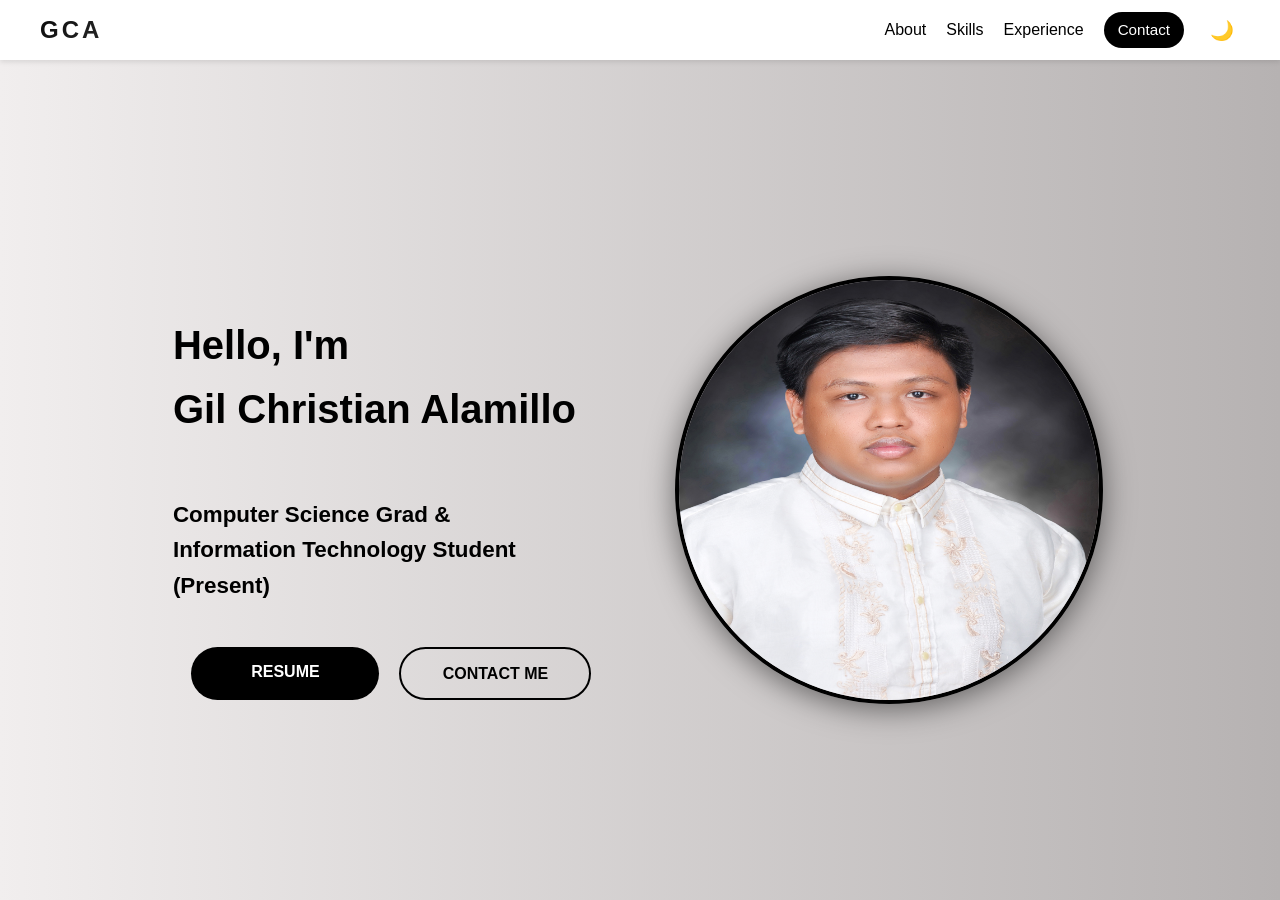
<file: index.html>
<!DOCTYPE html>
<html lang="en">
<head>
  <meta charset="UTF-8">
  <meta name="viewport" content="width=device-width, initial-scale=1.0">
  <title>Home</title>
  <link rel="stylesheet" href="index.css">
</head>
<body>

  <header>
    <div class="container">
      <h1 class="logo">GCA</h1>
      <button class="menu-toggle">☰</button>
      <nav>
        <a href="about.html">About</a>
        <a href="skills.html">Skills</a>
        <a href="experience.html">Experience</a>
        <a href="contact.html" class="cta">Contact</a>
        <button id="darkModeToggle" class="dark-btn">🌙</button>
      </nav>
    </div>
  </header>

  <section id="home">
    <div class="hero-content">
      <div class="text">
        <h2>Hello, I'm <br> Gil Christian Alamillo</h2>
        <h3>Computer Science Grad & <br>Information Technology Student (Present)</h3>
        <div class="buttons">
          <a href="Resume - Gil Christian Alamillo.pdf" id="resumeBtn" class="btn btn-primary">RESUME</a>
          <a href="contact.html" class="btn btn-outline">CONTACT ME</a>
        </div>
      </div>
      <div class="image">
        <img src="ALAMILLO,GIL CHRISTIAN_8429 copy 2.jpg" alt="Profile">
      </div>
    </div>
  </section>

  <div id="resumeModal" class="modal"> 
    <div class="modal-content"> 
      <h2>Resume</h2> 
      <p>You can preview my resume here or download it directly:</p> 
      <div class="resume-container"> 
        <img src="Resume - Gil Christian Alamillo.png" alt="Resume Preview" class="resume-img" id="resumeImg"> 
      </div>
      <div class="modal-buttons">
        <a href="Resume - Gil Christian Alamillo.pdf" download class="btn-download">⬇ Download Resume</a> 
      </div>
      <button class="close-btn">✖</button> 
    </div> 
  </div>
  <script src="index.js"></script>

</body>
</html>
</file>
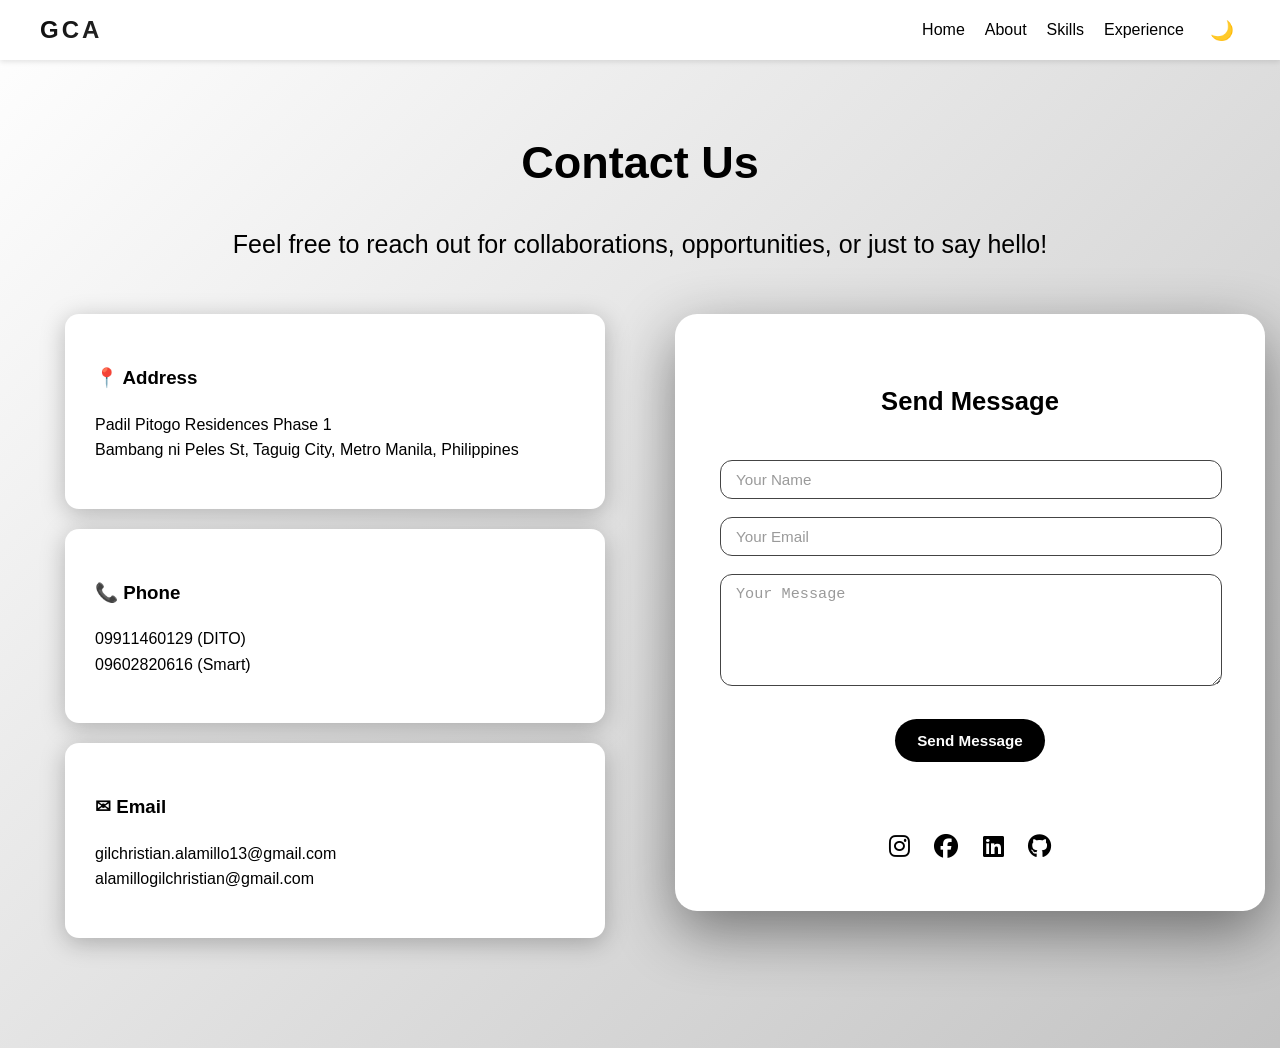
<file: contact.html>
<!DOCTYPE html>
<html lang="en">
<head>
  <meta charset="UTF-8">
  <meta name="viewport" content="width=device-width, initial-scale=1.0">
  <title>Contact Me</title>
  <link rel="stylesheet" href="contact.css">
  <link rel="stylesheet" href="https://cdnjs.cloudflare.com/ajax/libs/font-awesome/6.5.0/css/all.min.css">
  <script src="https://cdn.emailjs.com/dist/email.min.js"></script>

</head>
<body>
  <header>
    <div class="container">
      <h1 class="logo">GCA</h1>
      <button class="menu-toggle">☰</button>
      <nav>
        <a href="index.html">Home</a>
        <a href="about.html">About</a>
        <a href="skills.html">Skills</a>
        <a href="experience.html">Experience</a>
        <button id="darkModeToggle" class="dark-btn">🌙</button>
      </nav>
    </div>
  </header>

  <section id="contact-page">

  <h1>Contact Us</h1>
  <p class="intro">Feel free to reach out for collaborations, opportunities, or just to say hello!</p>

  <div class="contact-wrapper">

    <div class="contact-info">

      <div class="info-block delay1">
        <h3>📍 Address</h3>
        <p>Padil Pitogo Residences Phase 1<br>
        Bambang ni Peles St, Taguig City, Metro Manila, Philippines</p>
      </div>

      <div class="info-block delay2">
        <h3>📞 Phone</h3>
        <p>09911460129 (DITO)<br>
        09602820616 (Smart)</p>
      </div>

      <div class="info-block delay3">
        <h3>✉ Email</h3>
        <p>gilchristian.alamillo13@gmail.com<br>
        alamillogilchristian@gmail.com</p>
        
      </div>

    </div>

  <form class="contact-form" id="contactForm">

    <h2>Send Message</h2>

    <input type="text" id="name" name="user_name" placeholder="Your Name" required>

    <input type="email" id="email" name="user_email" placeholder="Your Email" required>

    <textarea id="message" name="message" rows="5" placeholder="Your Message" required></textarea>

    <button type="submit">Send Message</button>

    <div id="form-status"></div>

    <div class="social-links">
      <a href="https://www.instagram.com/gcb_chan/" target="_blank"><i class="fab fa-instagram"></i></a>
      <a href="https://www.facebook.com/gilchristian.2003/" target="_blank"><i class="fab fa-facebook"></i></a>
      <a href="https://linkedin.com/in/gil-christian-alamillo-b84a0a2bb" target="_blank"><i class="fab fa-linkedin"></i></a>
      <a href="https://github.com/Christian091303" target="_blank"><i class="fab fa-github"></i></a>
    </div>

  </form>

</div>

</section>

  <script src="navbar.js"></script>
  <script>
document.addEventListener("DOMContentLoaded", function() {
  
  emailjs.init("cGpYNuwvEP3Au-F0a");

  const form = document.getElementById("contactForm");

  form.addEventListener("submit", function(event) {
    event.preventDefault(); 

    emailjs.sendForm("service_christian", "template_tu9isgr", "#contactForm")
      .then(function(response) {
        console.log("SUCCESS!", response.status, response.text);
        document.getElementById("form-status").innerHTML = "✅ Message sent successfully!";
        form.reset();
      }, function(error) {
        console.log("FAILED...", error);
        document.getElementById("form-status").innerHTML = "❌ Failed to send message. Please try again.";
      });
  });
});

  </script>
</body>
</html>
</file>
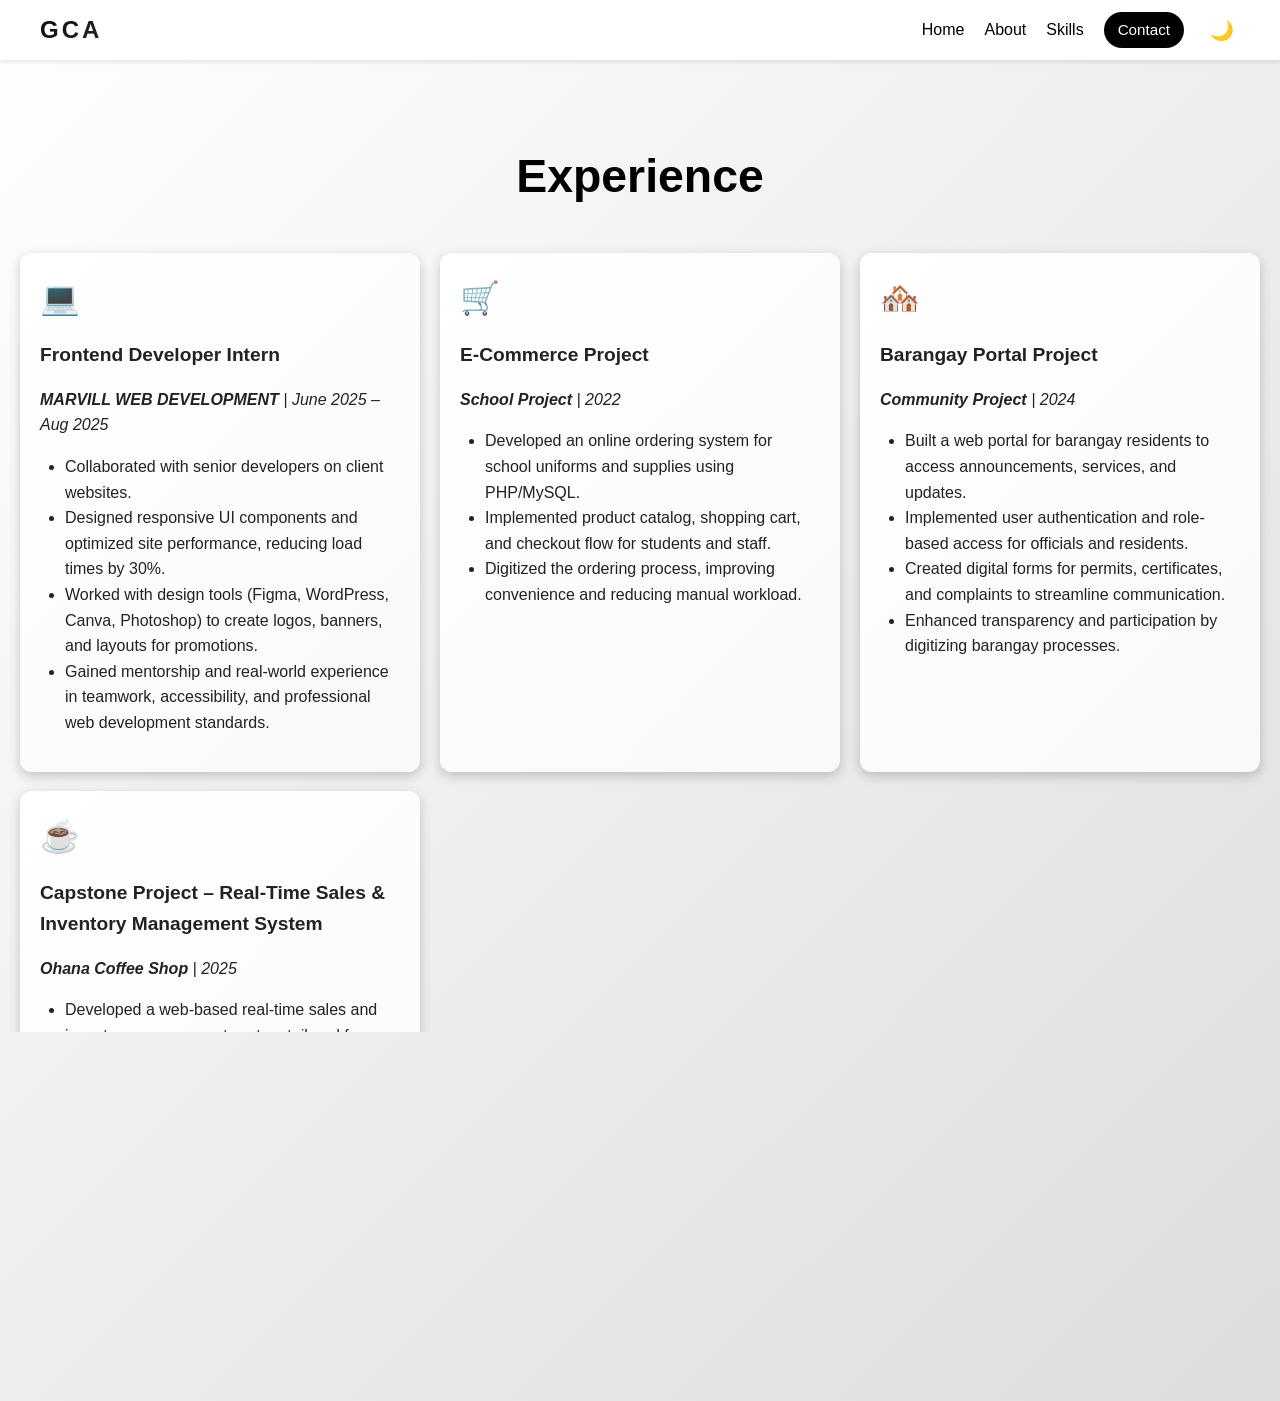
<file: experience.html>
<!DOCTYPE html>
<html lang="en">
<head>
  <meta charset="UTF-8">
  <meta name="viewport" content="width=device-width, initial-scale=1.0">
  <title>My Experience</title>
  <link rel="stylesheet" href="experience.css">
</head>
<body>
  <header>
    <div class="container">
      <h1 class="logo">GCA</h1>
      <button class="menu-toggle">☰</button>
      <nav>
        <a href="index.html">Home</a>
        <a href="about.html">About</a>
        <a href="skills.html">Skills</a>
        <a href="contact.html" class="cta">Contact</a>
        <button id="darkModeToggle" class="dark-btn">🌙</button>
      </nav>
    </div>
  </header>

  <section id="experience-page">
    <h1>Experience</h1>
    <div class="experience-container">
      
      <div class="experience-card delay1">
        <div class="icon">💻</div>
        <h2>Frontend Developer Intern</h2>
        <p><strong>MARVILL WEB DEVELOPMENT</strong> | June 2025 – Aug 2025</p>
        <ul>
          <li>Collaborated with senior developers on client websites.</li>
          <li>Designed responsive UI components and optimized site performance, reducing load times by 30%.</li>
          <li>Worked with design tools (Figma, WordPress, Canva, Photoshop) to create logos, banners, and layouts for promotions.</li>
          <li>Gained mentorship and real-world experience in teamwork, accessibility, and professional web development standards.</li>
        </ul>
      </div>

      <div class="experience-card delay2">
        <div class="icon">🛒</div>
        <h2>E-Commerce Project</h2>
        <p><strong>School Project</strong> | 2022</p>
        <ul>
          <li>Developed an online ordering system for school uniforms and supplies using PHP/MySQL.</li>
          <li>Implemented product catalog, shopping cart, and checkout flow for students and staff.</li>
          <li>Digitized the ordering process, improving convenience and reducing manual workload.</li>
        </ul>
      </div>

      <div class="experience-card delay3">
        <div class="icon">🏘️</div>
        <h2>Barangay Portal Project</h2>
        <p><strong>Community Project</strong> | 2024</p>
        <ul>
          <li>Built a web portal for barangay residents to access announcements, services, and updates.</li>
          <li>Implemented user authentication and role-based access for officials and residents.</li>
          <li>Created digital forms for permits, certificates, and complaints to streamline communication.</li>
          <li>Enhanced transparency and participation by digitizing barangay processes.</li>
        </ul>
      </div>

      <div class="experience-card delay4">
        <div class="icon">☕</div>
        <h2>Capstone Project – Real-Time Sales & Inventory Management System</h2>
        <p><strong>Ohana Coffee Shop</strong> | 2025</p>
        <ul>
          <li>Developed a web-based real-time sales and inventory management system tailored for Ohana Coffee Shop.</li>
          <li>Integrated live tracking of stock levels, automated alerts for low inventory, and streamlined sales recording.</li>
          <li>Implemented sales analytics dashboards to visualize daily, weekly, and monthly performance trends.</li>
          <li>Enhanced operational efficiency by reducing manual errors and providing actionable insights for decision-making.</li>
        </ul>
      </div>

    </div>
  </section>

  <script src="navbar.js"></script>
</body>
</html>
</file>
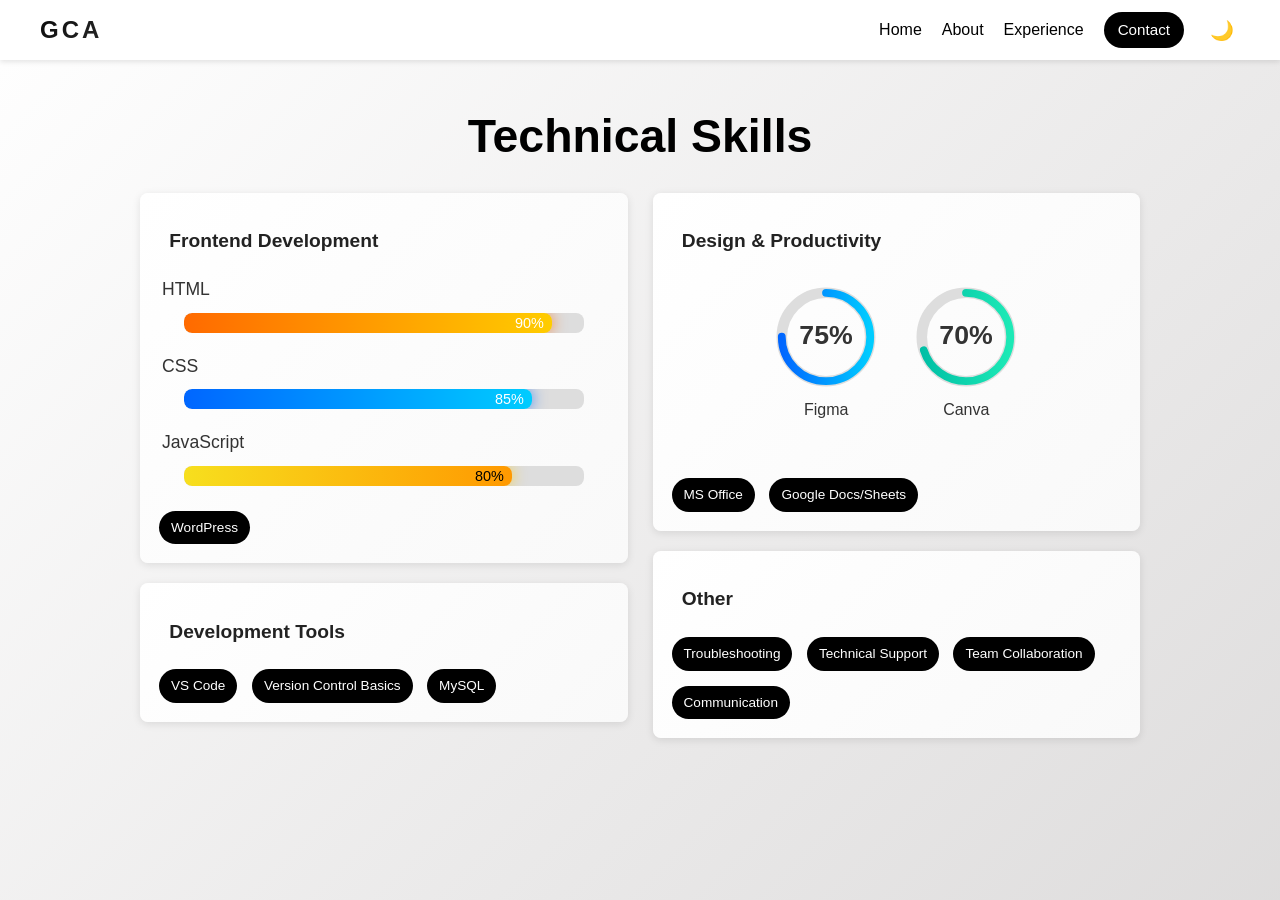
<file: skills.html>
<!DOCTYPE html>
<html lang="en">
<head>
  <meta charset="UTF-8">
  <meta name="viewport" content="width=device-width, initial-scale=1.0">
  <title>Skills</title>
  <link rel="stylesheet" href="skills.css">
</head>
<body>

    <header>
      <div class="container">
        <h1 class="logo">GCA</h1>
        <button class="menu-toggle">☰</button>
        <nav>
          <a href="index.html">Home</a>
          <a href="about.html">About</a>
          <a href="experience.html">Experience</a>
          <a href="contact.html" class="cta">Contact</a>
          <button id="darkModeToggle" class="dark-btn">🌙</button>
        </nav>
      </div>
    </header>

<section id="skills-page" class="section">
  <h2>Technical Skills</h2>

  <div class="skills-grid">

    <div class="skills-left">
      <div class="skill-box">
        <h3><i class="fas fa-code"></i> Frontend Development</h3>
        <div class="skill">
          <p><i class="fab fa-html5"></i> HTML</p>
          <div class="progress-bar"><div class="progress html">90%</div></div>
        </div>
        <div class="skill">
          <p><i class="fab fa-css3-alt"></i> CSS</p>
          <div class="progress-bar"><div class="progress css">85%</div></div>
        </div>
        <div class="skill">
          <p><i class="fab fa-js"></i> JavaScript</p>
          <div class="progress-bar"><div class="progress js">80%</div></div>
        </div>
        <span class="badge">WordPress</span>
      </div>

      <div class="skill-box">
        <h3><i class="fas fa-tools"></i> Development Tools</h3>
        <span class="badge">VS Code</span>
        <span class="badge">Version Control Basics</span>
        <span class="badge">MySQL</span>
      </div>
    </div>

    <div class="skills-right">
      <div class="skill-box">
        <h3><i class="fas fa-paint-brush"></i> Design & Productivity</h3>
        <div class="skill-circles">
     
          <div class="skill-circle">
            <svg viewBox="0 0 36 36" class="circular-chart blue">
              <defs>
                <linearGradient id="blueGradient" x1="0%" y1="0%" x2="100%" y2="0%">
                  <stop offset="0%" stop-color="#0066ff"/>
                  <stop offset="100%" stop-color="#00ccff"/>
                </linearGradient>
              </defs>
              <path class="circle-bg"
                d="M18 2.0845 a 15.9155 15.9155 0 0 1 0 31.831 
                   a 15.9155 15.9155 0 0 1 0 -31.831"/>
              <path class="circle"
                stroke="url(#blueGradient)"
                stroke-dasharray="75, 100"
                d="M18 2.0845 a 15.9155 15.9155 0 0 1 0 31.831 
                   a 15.9155 15.9155 0 0 1 0 -31.831"/>
              <text x="18" y="20.35" class="percentage">75%</text>
            </svg>
            <p><i class="fab fa-figma"></i> Figma</p>
          </div>

          <div class="skill-circle">
            <svg viewBox="0 0 36 36" class="circular-chart teal">
              <defs>
                <linearGradient id="tealGradient" x1="0%" y1="0%" x2="100%" y2="0%">
                  <stop offset="0%" stop-color="#00bfa5"/>
                  <stop offset="100%" stop-color="#1de9b6"/>
                </linearGradient>
              </defs>
              <path class="circle-bg"
                d="M18 2.0845 a 15.9155 15.9155 0 0 1 0 31.831 
                   a 15.9155 15.9155 0 0 1 0 -31.831"/>
              <path class="circle"
                stroke="url(#tealGradient)"
                stroke-dasharray="70, 100"
                d="M18 2.0845 a 15.9155 15.9155 0 0 1 0 31.831 
                   a 15.9155 15.9155 0 0 1 0 -31.831"/>
              <text x="18" y="20.35" class="percentage">70%</text>
            </svg>
            <p><i class="fas fa-palette"></i> Canva</p>
          </div>
        </div>
        <span class="badge">MS Office</span>
        <span class="badge">Google Docs/Sheets</span>
      </div>

      <div class="skill-box">
        <h3><i class="fas fa-users"></i> Other</h3>
        <span class="badge">Troubleshooting</span>
        <span class="badge">Technical Support</span>
        <span class="badge">Team Collaboration</span>
        <span class="badge">Communication</span>
      </div>
    </div>
  </div>
</section>
<script src="navbar.js"></script>
</body>
</html>
</file>
<file: index.css>
body {
  margin: 0;
  font-family: 'Arial', sans-serif;
  background-color: #ffffff;
  color: #333333;
  line-height: 1.6;
  transition: background-color 0.5s ease, color 0.5s ease;
  overflow-x: hidden;
}

body.dark-mode {
  background-color: #000000;
}

body.modal-open {
  overflow: hidden; 
}

header {
  position: fixed;
  background-color: #ffffff;
  box-shadow: 0 2px 5px rgba(0,0,0,0.1);
  width: 100%;
  left: 0;
  top: 0;
  z-index: 1000;
  height: 60px; 
}

#home {
  min-height: 100vh;
  padding-top: 80px;
  box-sizing: border-box;
}

body.dark-mode header {
  background-color: #000000;
}

header .container {
  display: flex;
  justify-content: space-between;
  align-items: center;
  height: 100%;
  padding: 0 40px;
  position: relative;
}

.logo {
  font-size: 1.5rem;
  font-weight: bold;
  font-family: 'Poppins', sans-serif;
  letter-spacing: 3px;
  text-transform: uppercase;
  background: linear-gradient(-45deg, #a7a1a1, #7c7c7c, #333333, #0a0a0a);
  background-size: 400% 400%;
  background-clip: text;              
  -webkit-background-clip: text;      
  -webkit-text-fill-color: transparent;
  opacity: 0;
  transform: scale(0.5);
  animation: popUp 1.5s ease forwards, colorShift 10s ease infinite, liveBounce 3s ease-in-out infinite;
}

body.dark-mode .logo {
  background: linear-gradient(-45deg, #aca9a9, #4b4949, #313131, #000000);
  background-size: 400% 400%;
  background-clip: text;
  -webkit-background-clip: text;
  -webkit-text-fill-color: transparent;
  animation: popUp 1.5s ease forwards, colorShift 10s ease infinite, liveBounce 3s ease-in-out infinite;
}

@keyframes popUp {
  0% { opacity: 0; transform: scale(0.5); }
  60% { opacity: 1; transform: scale(1.2); }
  100% { opacity: 1; transform: scale(1); }
}

@keyframes colorShift {
  0% { background-position: 0% 50%; }
  50% { background-position: 100% 50%; }
  100% { background-position: 0% 50%; }
}

@keyframes liveBounce {
  0%, 100% { transform: scale(1); }
  50% { transform: scale(1.1); } 
}

nav {
  display: flex;
  align-items: center;
  gap: 20px;
}

.menu-toggle {
  display: none;
  font-size: 1.8rem;
  background: none;
  border: none;
  cursor: pointer;
}

#home {
  display: flex;
  justify-content: center;
  align-items: center;
  min-height: 100vh;
  padding-top: 80px;
  background: linear-gradient(to right, #f1eeee, #b6b2b2);
}

body.dark-mode #home {
  background: linear-gradient(to right, #474747, #1d1c1c);
}

.hero-content {
  display: flex;
  flex-direction: column; 
  text-align: center;
  align-items: center;
  gap: 25px;
  max-width: 1000px;
  margin: 0 auto;}

.text h2 {
  font-size: 2.5rem;
  font-weight: bold;
  color: #000000;
}

.text h3 {
  font-size: 1.4rem;
  font-weight: 600;
  color: #000000;
}

.text p {
  max-width: 600px;
  margin: 20px auto;
  color: #222121;
  font-size: 1.1rem;
}

body.dark-mode .text h2,
body.dark-mode .text h3,
body.dark-mode .text p {
  color: #f5f5f5;
}

.buttons {
  margin-top: 20px;
  display: flex;
  justify-content: center;
  gap: 20px;
  flex-wrap: wrap;
}

.btn {
  display: inline-block;
  padding: 12px 24px;
  border-radius: 45px;
  font-weight: bold;
  text-decoration: none;
  transition: all 0.5s ease;
  min-width: 140px;
  text-align: center;
}

.btn-primary {
  background-color: #000000;
  color: #ffffff;
}

.btn-primary:hover {
  background-color: #ffffff; 
  color: #000000;
  border: 2px solid #000000; 
  box-shadow: 0 0 30px rgba(0, 0, 0, 0.5);
}

.btn-outline {
  border: 2px solid #000000;
  color: #000000;
}

.btn-outline:hover {
  background-color: #000000;
  color: #ffffff;
  box-shadow: 0 0 30px rgba(0, 0, 0, 0.5);
}

body.dark-mode .btn-primary {
  background-color: #f5f5f5;
  color: #121212;
}

body.dark-mode .btn-primary:hover {
  background-color: #000000;
  color: #ffffff;
  border: 2px solid #ffffff; 
  box-shadow: 0 0 30px rgba(255, 255, 255, 0.5);
}

body.dark-mode .btn-outline {
  border: 2px solid #f5f5f5;
  color: #f5f5f5;
}

body.dark-mode .btn-outline:hover {
  background-color: #f5f5f5;
  color: #121212;
  border: 2px solid #000000; 
  box-shadow: 0 0 30px rgba(255, 255, 255, 0.5);
}

.image img {
  width: 400px;
  height: 400px;
  border-radius: 50%;
  border: 4px solid #000000;
  box-shadow: 0 5px 30px rgba(0,0,0,0.5);
  margin-top: 0; 
}

body.dark-mode .image img {
  border: 4px solid #f5f5f5;
  box-shadow: 0 5px 30px rgba(255,255,255,0.5);
}

.resume-img {
  max-width: 100%;       
  max-height: 70vh;      
  object-fit: contain;   
  border-radius: 10px;    
  box-shadow: 0 5px 20px rgba(0,0,0,0.5);
}

.modal { 
  display: none; 
  position: fixed; 
  z-index: 2000; 
  left: 0; top: 0; 
  width: 100%; height: 100%; 
  background: rgba(0,0,0,0.6); 
  justify-content: center; 
  align-items: center; 
}

.modal.active {
  display: flex;
  animation: fadeIn 0.3s ease forwards;
}

.modal-content { 
  background: #fff; 
  padding: 20px; 
  text-align: center; 
  width: 90%; 
  max-width: 700px;
  max-height: 85vh; 
  overflow-y: auto; 
  position: relative;
  animation: slideUp 0.4s ease forwards;
}

body.dark-mode .modal-content { 
  background: #1e1e1e; 
  color: #f5f5f5; 
}

.close-btn {
  position: absolute;
  top: 10px;
  right: 15px;
  background: none;
  border: none;
  font-size: 1.2rem;
  cursor: pointer;
  color: #333;
}

body.dark-mode .close-btn {
  color: #f5f5f5;
}

@keyframes fadeIn {
  from {opacity: 0;}
  to {opacity: 1;}
}

@keyframes slideUp {
  from {transform: translateY(30px); opacity: 0;}
  to {transform: translateY(0); opacity: 1;}
}

.btn-download { 
  display: inline-block; 
  margin-top: 10px; 
  padding: 12px 24px; 
  background-color: #000000; 
  color: #ffffff; 
  border-radius: 30px; 
  font-weight: bold; 
  text-decoration: none; 
  transition: all 0.4s ease; 
  position: relative;
  overflow: hidden;
}

.btn-download:hover { 
  background-color: #ffffff;
  color: #000000;
  border: 2px solid #000000; 
  box-shadow: 0 0 30px rgba(0,0,0,0.6);
  transform: scale(1.05);
}

.btn-download::after {
  content: "";
  position: absolute;
  top: 0; left: -100%;
  width: 100%; height: 100%;
  background: linear-gradient(120deg, transparent, rgba(255,255,255,0.5), transparent);
  transition: all 0.6s ease;
}

.btn-download:hover::after {
  left: 100%;
}

body.dark-mode .btn-download {  
  background-color: #000000; 
  color: #ffffff; 
}

body.dark-mode .btn-download:hover { 
  background-color: #ffffff;
  color: #000000;
  border: 2px solid #000000; 
  box-shadow: 0 0 30px rgba(255,255,255,0.6);
}

@media (min-width: 1024px) {
  .hero-content {
    flex-direction: row;      
    text-align: left;
    align-items: center;      
    justify-content: space-between;
    gap: 60px;                
  }

  .text {
    flex: 1;
    display: flex;
    flex-direction: column;
    justify-content: center;   
  }

  .image {
    flex: 1;
    display: flex;
    justify-content: center;   
    align-items: center;     
  }

  .image img {
    margin-top: 0;           
    width: 420px;
    height: 420px;
  }
}

@media (max-width: 768px) {
  .menu-toggle { display: block; color: #000; }
  body.dark-mode .menu-toggle { color: #ffffff; }

  nav {
    display: none; 
    flex-direction: column;
    background-color: #ffffff;
    position: absolute;
    top: 60px;
    right: 20px;
    padding: 15px;
    box-shadow: 0 2px 10px rgba(0,0,0,0.2);
    z-index: 2500;
    border-radius: 30px;
  }

  body.dark-mode nav { background-color: #1e1e1e; }

  nav.active {
    display: flex; 
    animation: slideIn 0.3s ease forwards;
  }
}

  @keyframes slideIn {
    from { transform: translateX(100%); opacity: 0; }
    to { transform: translateX(0); opacity: 1; }
  }

  @keyframes slideOut {
    from { transform: translateX(0); opacity: 1; }
    to { transform: translateX(100%); opacity: 0; }
  }

  nav.active {
    animation: slideIn 0.3s ease forwards;
  }

  nav.closing {
    animation: slideOut 0.3s ease forwards;
  }

nav a {
  text-decoration: none;
  color: #000000;
  font-weight: 500;
  position: relative;
  transition: color 0.3s ease;
  padding: 6px 0;
}

nav a::after {
  content: "";
  position: absolute;
  width: 0%;
  height: 2px;
  left: 0;
  bottom: -3px;
  background-color: #000000;
  transition: width 0.3s ease;
}

nav a:hover::after {
  width: 100%;
}

body.dark-mode nav a {
  color: #f5f5f5;
}

body.dark-mode nav a::after {
  background-color: #f5f5f5;
}

nav .cta {
  background-color: #000000;
  color: #ffffff;
  padding: 6px 14px;
  border-radius: 20px; 
  transition: background 0.5s ease;
  font-size: 0.95rem;
}

nav .cta:hover {
  background-color: #ffffff;
  color: #000000;
  border: 2px solid #000000; 
  box-shadow: 0 0 30px rgba(0,0,0,0.5); 
}

body.dark-mode nav .cta {
  background-color: #ffffff;
  color: #000000;
}

body.dark-mode nav .cta:hover {
  background-color: #000000;
  color:#ffffff;
  border: 2px solid #ffffff; 
  box-shadow: 0 0 10px rgba(255, 255, 255, 0.3);
}

.dark-btn {
  background: transparent;
  border: none;
  font-size: 1.2rem;
  cursor: pointer;
  padding: 6px;
  color: #000;
  transition: transform 0.5s ease, color 0.5s ease;
}

body.dark-mode .dark-btn {
  transform: rotate(20deg);
  color: #f5f5f5;
}

@media (max-width: 480px) {

  nav {
    padding: 12px;
    top: 55px;
    right: 15px;
  }

  nav a { font-size: 0.9rem; }
  nav .cta { font-size: 0.85rem; padding: 5px 12px; }
  
  .hero-content {
    flex-direction: column;
    text-align: center;
    align-items: center;
    gap: 20px;
  }

  .text {
    max-width: 95%;
  }

  .image img {
    width: 220px;
    height: 220px;
    margin-top: 15px;
  }
}

@media (max-width: 320px) {
    nav {
    padding: 10px;
    top: 50px;
    right: 10px;
  }

  nav a { font-size: 0.8rem; }
  nav .cta { font-size: 0.8rem; padding: 4px 10px; }
  .menu-toggle { font-size: 20px; }

  .hero-content {
    flex-direction: column;
    text-align: center;
    align-items: center;
    gap: 15px;
  }

  .text {
    max-width: 100%;
    font-size: 0.95rem; 
  }

  .image img {
    width: 180px;
    height: 180px;
    margin-top: 10px;
  }
}
</file>
<file: contact.css>
body {
    margin: 0;
    font-family: 'Arial', sans-serif;
    background-color: #ffffff;
    color: #333333;
    line-height: 1.6;
    transition: background-color 0.5s ease, color 0.5s ease;
  }

    body.dark-mode {
      background-color: #000000;
    }

  header {
    background: #ffffff;
    box-shadow: 0 2px 5px rgba(0,0,0,0.1);
    position: fixed;
    width: 100%;
    top: 0;
    z-index: 1000;
    height: 60px; 
  }

  body.dark-mode header {
    background: #000000;
  }

  header .container {
    display: flex;
    justify-content: space-between;
    align-items: center;
    height: 100%;
    padding: 0 40px;
  }
  .logo {
    font-size: 1.5rem;
    font-weight: bold;
    font-family: 'Poppins', sans-serif;
    letter-spacing: 3px;
    text-transform: uppercase;
    background: linear-gradient(-45deg, #a7a1a1, #7c7c7c, #333333, #0a0a0a);
    background-size: 400% 400%;
    background-clip: text;              
    -webkit-background-clip: text;      
    -webkit-text-fill-color: transparent;
    opacity: 0;
    transform: scale(0.5);
    animation: popUp 1.5s ease forwards, colorShift 10s ease infinite, liveBounce 3s ease-in-out infinite;
  }
body.dark-mode .logo {
  background: linear-gradient(-45deg, #aca9a9, #4b4949, #313131, #000000);
  background-size: 400% 400%;
  -webkit-background-clip: text;
  -webkit-text-fill-color: transparent;
  background-clip: text;
  color: transparent;
  animation: popUp 1.5s ease forwards, 
             colorShift 10s ease infinite, 
             liveBounce 3s ease-in-out infinite;
}

  @keyframes popUp {
    0% { opacity: 0; transform: scale(0.5); }
    60% { opacity: 1; transform: scale(1.2); }
    100% { opacity: 1; transform: scale(1); }
  }
  @keyframes colorShift {
    0% { background-position: 0% 50%; }
    50% { background-position: 100% 50%; }
    100% { background-position: 0% 50%; }
  }
  @keyframes liveBounce {
    0%, 100% { transform: scale(1); }
    50% { transform: scale(1.1); }
  }

  nav {
    display: flex;
    align-items: center;
    gap: 20px;
  }

  nav a {
    text-decoration: none;
    color: #000000;
    font-weight: 500;
    position: relative;          
    transition: color 0.3s ease;
    padding: 6px 0;
  }

  nav a::after {
    content: "";
    position: absolute;
    width: 0%;                   
    height: 2px;
    left: 50%;                
    bottom: -3px;
    background-color: #000000;
    transition: width 0.3s ease, opacity 0.3s ease;
    transform: translateX(-50%);
  }

  nav a:hover::after {
    width: 100%;                
  }

  body.dark-mode nav a {
    color: #ffffff;
  }

  body.dark-mode nav a::after {
    background-color: #ffffff;
  }

  .dark-btn {
    background: transparent;
    border: none;
    font-size: 1.2rem;
    cursor: pointer;
    padding: 6px;
    transition: transform 0.5s ease, color 0.5s ease;
  }

  body.dark-mode .dark-btn {
    transform: rotate(20deg);
  }

  .menu-toggle { 
    display: none;
    font-size: 1.8rem; 
    background: none; 
    border: none; 
    cursor: pointer; 
    line-height: 1;
    padding: 8px;
  } 

  #contact-page {
    position: relative;
    min-height: calc(100vh - 60px);
    padding: 90px 40px;
    background: linear-gradient(-45deg, #f5f5f5, #dcdcdc, #b0b0b0, #ffffff);
    background-size: 400% 400%;
    animation: gradientBG 12s ease infinite;
    color: #000;
  }
  body.dark-mode #contact-page {
    background: linear-gradient(-45deg, #1b1b1b, #2a2a2a, #000000, #4b4949);
    background-size: 400% 400%;
    animation: gradientBG 12s ease infinite;
    color: #fff;
  }

  #contact-page h1 {
    text-align: center;
    font-size: 45px;
    margin-bottom: 10px;
  }
  #contact-page .intro {
    text-align: center;
    margin-bottom: 40px;
    font-size: 25px;
  }

  .contact-wrapper {
    max-width: 1150px;
    margin: 50px auto 0 auto;
    display: grid;
    grid-template-columns: 1fr 1fr;
    gap: 70px;
    align-items: start;
  }

  .contact-info .info-block {
    background: #ffffff;
    padding: 30px;
    border-radius: 14px;
    box-shadow: 0 5px 25px rgba(0,0,0,0.25);
    margin-bottom: 20px;
    transition: 0.3s;
    max-width: 480px;
  }
  .contact-info .info-block:hover {
    transform: translateY(-5px);
    box-shadow: 0 15px 35px rgba(0,0,0,0.35);
  }
  body.dark-mode .contact-info .info-block {
    background: #2a2a2a;
    box-shadow: 0 5px 5px rgba(255, 255, 255, 0.5);
    color: #ffffff;
  }

  .contact-form {
    background: #ffffff;
    padding: 45px;
    border-radius: 22px;
    box-shadow: 0 20px 60px rgba(0,0,0,0.45);
    display: flex;
    flex-direction: column;
    gap: 18px;
    width: 100%;
    max-width: 500px;
  }
  body.dark-mode .contact-form {
    background: #2a2a2a;
    box-shadow: 0 5px 5px rgba(255, 255, 255, 0.5);
    color: #ffffff;
  }

  #contactForm h2 {
    text-align: center;
    font-size: 1.6rem;  
    font-weight: bold;   
    margin-bottom: 20px; 
  }

  .contact-form input,
  .contact-form textarea {
    width: 94%;
    padding: 10px 15px;
    border-radius: 12px;
    border: 1px solid #444;
    background: #ffffff;
    color: #000;
    font-size: 0.95rem;
    transition: 0.25s;
  }
  .contact-form input::placeholder,
  .contact-form textarea::placeholder { color: #9a9a9a; }
  .contact-form input:focus,
  .contact-form textarea:focus {
    outline: none;
    border: 1px solid #000000;
    box-shadow: 0 0 0 3px rgba(255,255,255,0.15);
  }
  body.dark-mode .contact-form input,
  body.dark-mode .contact-form textarea {
    background: #1b1b1b;
    border: 1px solid #555;
    color: #fff;
  }
  body.dark-mode .contact-form input:focus,
  body.dark-mode .contact-form textarea:focus {
    border: 1px solid #ffffff;
    box-shadow: 0 0 0 3px rgba(255,255,255,0.15);
  }

  .contact-form button {
    margin-top: 15px;
    padding: 13px 22px;
    min-width: 100px;
    align-self: center;       
    border-radius: 30px;
    border: none;
    background: #000000;
    color: #fdfdfd;
    font-weight: 600;
    font-size: 0.95rem;
    cursor: pointer;
    transition: 0.25s ease;
  }

  .contact-form button:hover {
    transform: translateY(-3px);
    background-color: #ffffff;
    color: #000000;
    border: 2px solid #000000; 
    box-shadow: 0 0 30px rgba(0,0,0,0.5);
  }

  body.dark-mode .contact-form button {
    background: #ffffff;
    color: #000000;
  }

  body.dark-mode .contact-form button:hover {
    background: #000000;
    color:#ffffff;
    border: 2px solid #ffffff;
  }

.social-links {
  margin-top: 15px;
  text-align: center;
}

.social-links a {
  display: inline-block;
  color: #000000; 
  font-size: 24px;
  margin: 0 10px;
  transition: 0.25s ease;
}

.social-links a:hover {
   transform: translateY(-25px);  
}

body.dark-mode .social-links a {
  color: #ffffff; 
  font-size: 24px;
  margin: 0 10px;
  transition: all 0.3s ease;
}

body.dark-mode .social-links a:hover {
   transform: translateY(-25px); 
}

#form-status {
  margin-top: 15px;
  text-align: center;  
  font-weight: 600;
  color: green;         
}

#form-status.error {
  color: red;
}

  @media (max-width: 768px) {
    .menu-toggle { 
      display: block; 
      color: #000; 
    }
    body.dark-mode .menu-toggle { color: #ffffff; }

    nav {
      display: none; 
      flex-direction: column;
      background-color: #ffffff;
      position: absolute;
      top: 60px;
      right: 20px;
      padding: 15px;
      box-shadow: 0 2px 10px rgba(0,0,0,0.2);
      z-index: 2500;
      border-radius: 30px;
    }
    body.dark-mode nav { background-color: #1e1e1e; }

    nav.active { 
      display: flex; 
      animation: slideIn 0.3s ease forwards; }

  @keyframes slideIn {
    from { transform: translateX(100%); opacity: 0; }
    to { transform: translateX(0); opacity: 1; }
  }

  @keyframes slideOut {
    from { transform: translateX(0); opacity: 1; }
    to { transform: translateX(100%); opacity: 0; }
  }

  nav.active {
    animation: slideIn 0.3s ease forwards;
  }

  nav.closing {
    animation: slideOut 0.3s ease forwards;
  }

  nav a {
    text-decoration: none;
    color: #000000;
    font-weight: 500;
    position: relative;
    transition: color 0.3s ease;
    padding: 6px 0;
  }

  nav a::after {
    content: "";
    position: absolute;
    width: 0%;
    height: 2px;
    left: 0;
    bottom: -3px;
    background-color: #000000;
    transition: width 0.3s ease;
  }

  nav a:hover::after {
    width: 100%;
  }

  body.dark-mode nav a {
    color: #f5f5f5;
  }

  body.dark-mode nav a::after {
    background-color: #f5f5f5;
  }


    #contact-page {
      padding: 80px 20px 60px;
      max-width: 700px;
      margin: 0 auto;
    }
    #contact-page h1 {
      font-size: 2rem;
      margin-top: 20px;
      margin-bottom: 25px;
      text-align: center;
    }
    .contact-wrapper {
      grid-template-columns: 1fr;
      gap: 30px;
      justify-items: center;
    }
    .contact-info .info-block,
    .contact-form {
      width: 95%;
      padding: 20px;
      text-align: center;
    }

    .dark-btn {
    background: transparent;
    border: none;
    font-size: 1.2rem;
    cursor: pointer;
    padding: 6px;
    color: #000;
    transition: transform 0.5s ease, color 0.5s ease;
  }

  body.dark-mode .dark-btn {
    transform: rotate(20deg);
    color: #f5f5f5;
  }
  
    .contact-form button {
    font-size: 1rem;
    padding: 12px;
    margin-top: 20px; 
    display: block;
    margin-left: auto;
    margin-right: auto; 
    }

.contact-form { 
  width: 90%; 
  max-width: 600px;
  margin: 0 auto; 
  padding: 20px; 
  box-sizing: border-box; 
  text-align: center; }

  }

@media (max-width: 480px) {
  nav {
    padding: 12px;
    top: 55px;
    right: 15px;
    border-radius: 30px;
  }

  nav a { font-size: 0.9rem; }
  nav .cta { font-size: 0.85rem; padding: 5px 12px; }

  .contact-info { 
    display: flex; 
    flex-direction: column; 
    gap: 18px; 
    padding: 10px; 
    margin: 0 auto; 
    max-width: 100%; 
    box-sizing: border-box; }

  .contact-info .info-block { 
    padding: 12px;
    margin-bottom: 0; 
    text-align: center; }

  #contact-page {
    padding: 70px 15px 50px;
    max-width: 100%;
    margin: 10px auto;
  }
  #contact-page h1 {
    font-size: 1.8rem;
    margin-top: 10px;
    margin-bottom: 20px;
    text-align: center;
  }

  .contact-info .info-block,
  .contact-form {
    width: calc(100% - 20px);
    padding: 15px;
    margin: 0 auto;
    box-sizing: border-box;
  }

  .contact-form input,
  .contact-form textarea {
    font-size: 0.9rem;
    padding: 10px;
    margin-bottom: 15px; 
  }

.contact-form {
width: calc(100% - 30px); 
padding: 15px;
}

  .contact-form button {
    font-size: 1rem;
    padding: 10px;
    margin-top: 5px; 
    display: block;
    margin-left: auto;
    margin-right: auto; 
  }
}

@media (max-width: 320px) {
  nav {
    padding: 10px;
    top: 50px;
    right: 10px;
    border-radius: 30px;
  }

  nav a { font-size: 0.8rem; }
  nav .cta { font-size: 0.8rem; padding: 4px 10px; }
  .menu-toggle { font-size: 20px; }

  #contact-page {
    padding: 60px 10px 40px;
    max-width: 100%;
    margin: 0 auto;
  }
  #contact-page h1 {
    font-size: 1.6rem;
    margin-top: 15px;
    margin-bottom: 20px;
    text-align: center;
  }

  .contact-info .info-block,
  .contact-form {
    width: 100%;
    margin: 0 auto;
    padding: 12px;
    font-size: 0.85rem;
    box-sizing: border-box;
  }

  .contact-form input,
  .contact-form textarea {
    font-size: 0.85rem;
    padding: 8px;
    margin-bottom: 12px; 
  }

  .contact-form { width: 95%;
    padding: 10px; }

  .contact-form button {
    font-size: 0.9rem;
    border-radius: 8px;
    margin-top: 18px; 
    display: block;
    margin-left: auto;
    margin-right: auto; 
  }
}
</file>
<file: experience.css>
body {
  margin: 0;
  font-family: 'Arial', sans-serif;
  background-color: #ffffff;
  color: #333333;
  line-height: 1.6;
  transition: background-color 0.5s ease, color 0.5s ease;
}

body.dark-mode {
  background-color: #000000;
}

header {
  background: #ffffff;
  box-shadow: 0 2px 5px rgba(0,0,0,0.1);
  position: fixed;
  width: 100%;
  top: 0;
  z-index: 1000;
  height: 60px;
}

body.dark-mode header {
  background: #000000;
}

header .container {
  display: flex;
  justify-content: space-between;
  align-items: center;
  height: 100%;
  padding: 0 40px;
}

.logo {
  font-size: 1.5rem;
  font-weight: bold;
  font-family: 'Poppins', sans-serif;
  letter-spacing: 3px;
  text-transform: uppercase;
  background: linear-gradient(-45deg, #a7a1a1, #7c7c7c, #333333, #0a0a0a);
  background-size: 400% 400%;
  background-clip: text;
  -webkit-background-clip: text;
  -webkit-text-fill-color: transparent;
  opacity: 0;
  transform: scale(0.5);
  animation: popUp 1.5s ease forwards, colorShift 10s ease infinite, liveBounce 3s ease-in-out infinite;
}

body.dark-mode .logo {
  background: linear-gradient(-45deg, #aca9a9, #4b4949, #313131, #000000);
  background-size: 400% 400%;
  background-clip: text;
  -webkit-background-clip: text;
  -webkit-text-fill-color: transparent;
}

@keyframes popUp {
  0% { opacity: 0; transform: scale(0.5); }
  60% { opacity: 1; transform: scale(1.2); }
  100% { opacity: 1; transform: scale(1); }
}

@keyframes colorShift {
  0% { background-position: 0% 50%; }
  50% { background-position: 100% 50%; }
  100% { background-position: 0% 50%; }
}

@keyframes liveBounce {
  0%, 100% { transform: scale(1); }
  50% { transform: scale(1.1); }
}

nav {
  display: flex;
  align-items: center;
  gap: 20px;
}

nav a {
  text-decoration: none;
  color: #000000;
  font-weight: 500;
  position: relative;
  transition: color 0.3s ease;
  padding: 6px 0;
}

nav a::after {
  content: "";
  position: absolute;
  width: 0%;
  height: 2px;
  left: 50%;
  bottom: -3px;
  background-color: #000000;
  transition: width 0.3s ease;
  transform: translateX(-50%);
}

nav a:hover::after {
  width: 100%;
}

body.dark-mode nav a {
  color: #ffffff;
}

body.dark-mode nav a::after {
  background-color: #ffffff;
}

nav .cta {
  background-color: #000000;
  color: #ffffff;
  padding: 6px 14px;
  border-radius: 20px;
  transition: background 0.5s ease;
  font-size: 0.95rem;
}

nav .cta:hover {
  background-color: #ffffff;
  color: #000000;
  border: 2px solid #000000;
  box-shadow: 0 0 30px rgba(0,0,0,0.5);
}

body.dark-mode nav .cta {
  background-color: #ffffff;
  color: #000000;
}

body.dark-mode nav .cta:hover {
  background-color: #000000;
  color: #ffffff;
  border: 2px solid #ffffff;
  box-shadow: 0 0 10px rgba(255,255,255,0.5);
}

.dark-btn {
  background: transparent;
  border: none;
  font-size: 1.2rem;
  cursor: pointer;
  padding: 6px;
  transition: transform 0.5s ease, color 0.5s ease;
}

body.dark-mode .dark-btn {
  transform: rotate(20deg);
}

.menu-toggle {
  display: none;
  font-size: 1.8rem;
  background: none;
  border: none;
  cursor: pointer;
  line-height: 1;
  padding: 8px;
}

#experience-page {
  width: 100%;
  min-height: 100vh;
  margin: 0;
  padding: 100px 20px 60px;
  text-align: center;
  background: linear-gradient(-45deg, #616060, #aaa9a9, #d3d1d1, #ffffff);
  background-size: 400% 400%;
  animation: gradientBG 12s ease infinite;
  box-sizing: border-box;
}

body.dark-mode #experience-page {
  background: linear-gradient(-45deg, #aca9a9, #4b4949, #313131, #000000);
  background-size: 400% 400%;
  animation: gradientBG 12s ease infinite;
}

#experience-page h1 {
  color: #000000;
  font-size: 2.9rem;
  font-family: 'Franklin Gothic Medium', 'Arial Narrow', Arial, sans-serif;
  margin-bottom: 20px;
}

body.dark-mode #experience-page h1 {
  color: #ffffff;
  text-shadow: 0 5px 20px rgba(255,255,255,0.5);
}

.experience-container {
  display: grid;
  grid-template-columns: repeat(auto-fit, minmax(320px, 1fr));
  gap: 20px;
  margin-top: 40px;
}

.experience-card {
  background: linear-gradient(135deg, #ffffff, #f9f9f9);
  border-radius: 12px;
  padding: 20px;
  text-align: left;
  box-shadow: 0 4px 12px rgba(0,0,0,0.2);
  opacity: 0;
  transform: translateY(30px) scale(0.9);
  animation: cardPop 0.8s forwards;
  color: #222;
  transition: transform 0.3s ease, box-shadow 0.3s ease;
}

.experience-card:hover {
  transform: translateY(-5px);
  box-shadow: 0 0 25px rgba(0,0,0,0.4);
}

body.dark-mode .experience-card {
  background: linear-gradient(135deg, #2a2a2a, #1b1b1b);
  color: #f5f5f5;
  box-shadow: 0 2px 8px rgba(255,255,255,0.1);
}

body.dark-mode .experience-card:hover {
  box-shadow: 0 0 25px rgba(255,255,255,0.7);
}

.experience-card h2 {
  margin-bottom: 10px;
  font-size: 1.2rem;
}

.experience-card p {
  font-style: italic;
  margin-bottom: 15px;
}

.experience-card ul {
  padding-left: 25px;
}

.experience-card .icon {
  font-size: 2rem;
  margin-bottom: 10px;
  animation: pulseIcon 2s infinite;
  transition: transform 0.5s ease;
}

.experience-card:hover .icon {
  transform: rotate(15deg) scale(1.2);
}

@keyframes gradientBG {
  0% { background-position: 0% 50%; }
  50% { background-position: 100% 50%; }
  100% { background-position: 0% 50%; }
}

@keyframes cardPop {
  0% { opacity: 0; transform: translateY(30px) scale(0.9); }
  100% { opacity: 1; transform: translateY(0) scale(1); }
}

@media (max-width: 768px) {
  .menu-toggle { display: block; color: #000; }
  body.dark-mode .menu-toggle { color: #ffffff; }

  nav {
    display: none;
    flex-direction: column;
    background-color: #ffffff;
    position: absolute;
    top: 60px;
    right: 20px;
    padding: 15px;
    box-shadow: 0 2px 10px rgba(0,0,0,0.2);
    border-radius: 30px;
  }

  nav.active {
    display: flex; 
    animation: slideIn 0.3s ease forwards;
  }

  body.dark-mode nav { background-color: #1e1e1e; }

  nav a {
    font-size: 0.95rem;
    padding: 10px;
    text-align: center;
    display: block;
    position: relative;
  }

  @keyframes slideIn {
    from { transform: translateX(100%); opacity: 0; }
    to { transform: translateX(0); opacity: 1; }
  }

  @keyframes slideOut {
    from { transform: translateX(0); opacity: 1; }
    to { transform: translateX(100%); opacity: 0; }
  }

  nav.active {
    animation: slideIn 0.3s ease forwards;
  }

  nav.closing {
    animation: slideOut 0.3s ease forwards;
  }

  nav a::after {
    content: "";
    position: absolute;
    width: 0%;
    height: 2px;
    left: 50%;
    bottom: 0;
    background-color: #000;
    transition: width 0.3s ease;
    transform: translateX(-50%);
  }

  nav a:hover::after {
    width: 100%;
  }

  body.dark-mode nav a::after {
    background-color: #fff;
  }

  .contact-wrapper {
    grid-template-columns: 1fr;
    justify-items: center;
    gap: 30px;
    padding: 20px;
  }

  .contact-info .info-block,
  .contact-form {
    width: 90%;
    margin: 0 auto;
  }

  .contact-form input,
  .contact-form textarea {
    width: 100%;
    box-sizing: border-box;
    font-size: 1rem;
    padding: 14px;
  }

  .contact-form button {
    width: 100%;
    padding: 14px;
    font-size: 1.1rem;
    border-radius: 8px;
  }

  #experience-page { padding: 80px 15px 40px; }
  #experience-page h1 { font-size: 2.2rem; }
  .experience-container { grid-template-columns: 1fr; gap: 25px; }
  .experience-card { padding: 18px; font-size: 0.95rem; }
  .experience-card h2 { font-size: 1.1rem; }
  .experience-card .icon { font-size: 1.8rem; }
}

@media (max-width: 480px) {
  nav {
    padding: 12px;
    top: 55px;
    right: 15px;
  }

  nav a { font-size: 0.9rem; }
  nav .cta { font-size: 0.85rem; padding: 5px 12px; }
  #contact-page { padding: 20px; }
  #contact-page h1 { font-size: 2rem; }
  .contact-form { padding: 20px; }

  .contact-form input,
  .contact-form textarea {
    font-size: 0.95rem;
    padding: 12px;
  }

  .contact-form button {
    font-size: 1rem;
    padding: 12px;
  }

  #experience-page { padding: 60px 10px 30px; }
  #experience-page h1 { font-size: 1.8rem; }
  .experience-container { grid-template-columns: 1fr; gap: 20px; }
  .experience-card { padding: 15px; font-size: 0.9rem; }
  .experience-card h2 { font-size: 1rem; }
  .experience-card .icon { font-size: 1.6rem; }
}

@media (max-width: 320px) {

  nav {
    padding: 10px;
    top: 50px;
    right: 10px;
  }

  nav a { font-size: 0.8rem; }
  nav .cta { font-size: 0.8rem; padding: 4px 10px; }
  .menu-toggle { font-size: 20px; }

  #contact-page { padding: 30px 10px; }
  #contact-page h1 {
    font-size: 1.8rem;
    text-align: center;
    margin-bottom: 15px;
    padding: 20px;
  }

  .contact-info .info-block p,
  .contact-form a {
    width: 100%;
    margin: 0 auto;
    padding: 12px;
    font-size: 0.85rem;
    box-sizing: border-box;
  }

  .contact-form input,
  .contact-form textarea {
    font-size: 0.85rem;
    padding: 8px;
  }

  .contact-form button {
    width: 50%;
    font-size: 0.9rem;
    padding: 10px;
    border-radius: 8px;
  }
}
</file>
<file: skills.css>
body {
  margin: 0;
  font-family: 'Arial', sans-serif;
  background-color: #ffffff;
  color: #333333;
  line-height: 1.6;
  transition: background-color 0.5s ease, color 0.5s ease;
}

body.dark-mode {
  background-color: #000000;
}

header {
  background: #ffffff;
  box-shadow: 0 2px 5px rgba(0,0,0,0.1);
  position: fixed;
  width: 100%;
  top: 0;
  z-index: 1000;
  height: 60px; 
}

body.dark-mode header {
 background: #000000;
}

header .container {
  display: flex;
  justify-content: space-between;
  align-items: center;
  height: 100%;
  padding: 0 40px;
}

.logo {
  font-size: 1.5rem;
  font-weight: bold;
  font-family: 'Poppins', sans-serif;
  letter-spacing: 3px;
  text-transform: uppercase;
  background: linear-gradient(-45deg, #a7a1a1, #7c7c7c, #333333, #0a0a0a);
  background-size: 400% 400%;
  background-clip: text;              
  -webkit-background-clip: text;      
  -webkit-text-fill-color: transparent;
  opacity: 0;
  transform: scale(0.5);
  animation: popUp 1.5s ease forwards, colorShift 10s ease infinite, liveBounce 3s ease-in-out infinite;
}

body.dark-mode .logo {
  background: linear-gradient(-45deg, #aca9a9, #4b4949, #313131, #000000);
  background-size: 400% 400%;
  background-clip: text;
  -webkit-background-clip: text;
  -webkit-text-fill-color: transparent;
  animation: popUp 1.5s ease forwards, colorShift 10s ease infinite, liveBounce 3s ease-in-out infinite;
}

@keyframes popUp {
  0% { opacity: 0; transform: scale(0.5); }
  60% { opacity: 1; transform: scale(1.2); }
  100% { opacity: 1; transform: scale(1); }
}

@keyframes colorShift {
  0% { background-position: 0% 50%; }
  50% { background-position: 100% 50%; }
  100% { background-position: 0% 50%; }
}

@keyframes liveBounce {
  0%, 100% { transform: scale(1); }
  50% { transform: scale(1.1); } 
}

nav {
  display: flex;
  align-items: center;
  gap: 20px;
}

nav a {
  text-decoration: none;
  color: #000000;
  font-weight: 500;
  position: relative;
  transition: color 0.3s ease;
  padding: 6px 0;
}

nav a::after {
  content: "";
  position: absolute;
  width: 0%;
  height: 2px;
  left: 0;
  bottom: -3px;
  background-color: #000000;
  transition: width 0.3s ease;
}

nav a:hover::after {
  width: 100%;
}

body.dark-mode nav a {
  color: #ffffff;
}

body.dark-mode nav a::after {
  background-color: #ffffff;
}

nav .cta {
  background-color: #000000;
  color: #ffffff;
  padding: 6px 14px;
  border-radius: 20px;
  transition: background 0.5s ease;
  font-size: 0.95rem;
}

nav .cta:hover {
  background-color: #ffffff;
  color: #000000;
  border: 2px solid #000000; 
  box-shadow: 0 0 30px rgba(0,0,0,0.5); 
}

body.dark-mode nav .cta {
  background-color: #ffffff;
  color: #000000;
}

body.dark-mode nav .cta:hover {
  background-color: #000000;
  color:#ffffff;
  border: 2px solid #ffffff; 
  box-shadow: 0 0 10px rgba(255, 255, 255, 0.5);
}

.dark-btn {
  background: transparent;
  border: none;
  font-size: 1.2rem;
  cursor: pointer;
  padding: 6px;
  transition: transform 0.5s ease, color 0.5s ease;
}

body.dark-mode .dark-btn {
  transform: rotate(20deg);
}

.menu-toggle {
  display: none;
  font-size: 1.8rem;
  background: none;
  border: none;
  cursor: pointer;
}

#skills-page { 
  width: 100%; 
  min-height: 100vh; 
  margin: 0; 
  padding: 60px 20px; 
  text-align: center; 
  background: linear-gradient(-45deg, #616060, #aaa9a9, #d3d1d1, #ffffff); 
  background-size: 400% 400%; 
  animation: gradientBG 12s ease infinite; 
  box-sizing: border-box;
}

body.dark-mode #skills-page {
  background: linear-gradient(-45deg, #aca9a9, #4b4949, #313131, #000000);
  background-size: 400% 400%;
  animation: gradientBG 12s ease infinite;
}

#skills-page h2 {
  color: #000000;
  font-size: 2.9rem;
  font-family:'Franklin Gothic Medium', 'Arial Narrow', Arial, sans-serif;
  margin-bottom: 20px;
}

body.dark-mode #skills-page h2 {
  color: #ffffff;
}

@keyframes gradientBG {
  0% {background-position: 0% 50%;}
  50% {background-position: 100% 50%;}
  100% {background-position: 0% 50%;}
}

.skills-grid { 
  display: grid; 
  grid-template-columns: 1fr 1fr;
  gap: 25px; max-width: 1000px; 
  margin: 0 auto; } 

.skills-left, .skills-right { 
  display: flex; 
  flex-direction: column; 
  gap: 20px; 
}

.skill-box {
  background: linear-gradient(135deg, #ffffff, #f9f9f9);
  padding: 14px;
  border-radius: 8px;
  box-shadow: 0 2px 8px rgba(0,0,0,0.1);
  transition: transform 0.3s ease, box-shadow 0.3s ease;
  text-align: left;
}

.skill-box:hover {
  transform: translateY(-3px);
  box-shadow: 0 6px 12px rgba(0,0,0,0.2);
}

.skill-box h3 {
  font-size: 1.2rem;
  margin-bottom: 12px;
  color: #222;
  font-weight: bold;
}

body.dark-mode .skill-box {
  background: linear-gradient(135deg, #2a2a2a, #1b1b1b);
  box-shadow: 0 2px 8px rgba(255,255,255,0.1);
}

body.dark-mode .skill-box h3 {
  color: #ffffff;
}

.skill-box h3 i {
  display: inline-block;
  margin-right: 10px;
  animation: pulseIcon 2s infinite;
  transition: transform 0.3s ease;
}

.skill-box h3 i:hover {
  transform: rotate(15deg) scale(1.2);
}

@keyframes pulseIcon {
  0% { transform: scale(1); }
  50% { transform: scale(1.15); }
  100% { transform: scale(1); }
}

.skill-box .badge {
  margin-top: 10px;
  font-size: 0.85rem;
}

.skill-category {
  margin-bottom: 40px;
}

.skill-category h3 {
  font-size: 1.4rem;
  margin-bottom: 15px;
  color: #333;
}

.skill {
  margin: 15px 0;
}

.skill p {
  font-size: 1.1rem;
  margin-bottom: 8px;
}

.skill i {
  margin-right: 8px;
  font-size: 1.2rem;
}

.progress-bar {
  background: #ddd;
  border-radius: 8px;
  overflow: hidden;
  height: 20px;
  max-width: 400px;
  margin: 0 auto;
}

.progress {
  height: 100%;
  text-align: right;
  padding-right: 8px;
  color: #fff;
  font-size: 0.9rem;
  line-height: 20px;
  border-radius: 8px;
  animation: fillBar 1.5s ease forwards;
}

.progress.html { 
  width: 90%; 
  background: linear-gradient(90deg, #ff6a00, #ffcc00); 
  box-shadow: 0 0 15px rgba(255,102,0,0.7); 
}

.progress.css { 
  width: 85%; 
  background: linear-gradient(90deg, #0066ff, #00ccff); 
  box-shadow: 0 0 15px rgba(0,102,255,0.7); 
}

.progress.js { 
  width: 80%; 
  background: linear-gradient(90deg, #f7df1e, #ff9900); 
  color: #000; 
  box-shadow: 0 0 15px rgba(255,204,0,0.7); 
}

@keyframes fillBar {
  from { width: 0; }
}

.skill-circles {
  display: flex;
  justify-content: center;
  align-items: center;
  gap: 40px;
  margin: 30px 0;
}

.skill-circle {
  display: flex;
  flex-direction: column;
  align-items: center;
  text-align: center;
}

.skill-circle p {
  margin-top: 10px;
  font-size: 1rem;
  color: #333;
}

body.dark-mode .skill-circle p {
  color: #f5f5f5;
}

.circular-chart {
  width: 100px;
  height: 100px;
}

.circle-bg {
  fill: none;
  stroke: #ddd;
  stroke-width: 3.8;
}

body.dark-mode .circle-bg {
  stroke: #444;
}

.circle {
  fill: none;
  stroke-width: 2.8;
  stroke-linecap: round;
  animation: progress 1.5s ease-out forwards;
}

.blue .circle { stroke: url(#blueGradient); }
.purple .circle { stroke: url(#tealGradient); }

.percentage {
  fill: #333;
  font-size: 0.6em;
  text-anchor: middle;
  font-weight: bold;
}

body.dark-mode .percentage {
  fill: #ffffff;
}

@keyframes progress {
  0% { stroke-dasharray: 0, 100; }
}

.skill-badges {
  margin-top: 20px;
}

.badge {
  display: inline-block;
  background: #000000;
  color: #ffffff;
  padding: 6px 12px;
  border-radius: 20px;
  margin: 5px;
  font-size: 0.9rem;
  transition: all 0.3s ease;
}

.badge:hover {
  background: #ffffff;
  color: #000000;
  transform: scale(1.1);
  box-shadow: 0 0 12px rgba(0,0,0,0.4);
}

body.dark-mode #skills-page h2 { color: #ffffff; }
body.dark-mode .skill-category h3 { color: #ffffff; }
body.dark-mode .skill p { color: #f5f5f5; }
body.dark-mode .progress-bar { background: #444; }
body.dark-mode .badge { background: #ffffff; color: #000000; }
body.dark-mode .badge:hover { background: #000000; color: #ffffff; box-shadow: 0 0 8px rgba(255,255,255,0.5); }

body.dark-mode .skill-box h3 i {
  color: #ffcc00;
  text-shadow: 0 0 8px rgba(255, 204, 0, 0.7);
}

@media (max-width: 768px) {
  .menu-toggle { 
    display: block; 
    color: #000; 
  }
  body.dark-mode .menu-toggle { 
    color: #ffffff; 
  }

  nav {
    display: none; 
    flex-direction: column;
    background-color: #ffffff;
    position: absolute;
    top: 60px;
    right: 20px;
    padding: 15px;
    box-shadow: 0 2px 10px rgba(0,0,0,0.2);
    z-index: 2500;
    border-radius: 30px;
  }

  body.dark-mode nav { background-color: #1e1e1e; }

  nav.active {
    display: flex; 
    animation: slideIn 0.3s ease forwards;
  }
}

  @keyframes slideIn {
    from { transform: translateX(100%); opacity: 0; }
    to { transform: translateX(0); opacity: 1; }
  }

  @keyframes slideOut {
    from { transform: translateX(0); opacity: 1; }
    to { transform: translateX(100%); opacity: 0; }
  }

  nav.active {
    animation: slideIn 0.3s ease forwards;
  }

  nav.closing {
    animation: slideOut 0.3s ease forwards;
  }

nav a {
  text-decoration: none;
  color: #000000;
  font-weight: 500;
  position: relative;
  transition: color 0.3s ease;
  padding: 6px 0;
}
nav a::after {
  content: "";
  position: absolute;
  width: 0%;
  height: 2px;
  left: 0;
  bottom: -3px;
  background-color: #000000;
  transition: width 0.3s ease;
}
nav a:hover::after { width: 100%; }

body.dark-mode nav a { color: #f5f5f5; }
body.dark-mode nav a::after { background-color: #f5f5f5; }

nav .cta {
  background-color: #000000;
  color: #ffffff;
  padding: 6px 14px;
  border-radius: 20px; 
  transition: background 0.5s ease;
  font-size: 0.95rem;
}
nav .cta:hover {
  background-color: #ffffff;
  color: #000000;
  border: 2px solid #000000; 
  box-shadow: 0 0 30px rgba(0,0,0,0.5); 
}
body.dark-mode nav .cta {
  background-color: #ffffff;
  color: #000000;
}
body.dark-mode nav .cta:hover {
  background-color: #000000;
  color:#ffffff;
  border: 2px solid #ffffff; 
  box-shadow: 0 0 10px rgba(255, 255, 255, 0.3);
}

.dark-btn {
  background: transparent;
  border: none;
  font-size: 1.2rem;
  cursor: pointer;
  padding: 6px;
  color: #000;
  transition: transform 0.5s ease, color 0.5s ease;
}
body.dark-mode .dark-btn {
  transform: rotate(20deg);
  color: #f5f5f5;
}

@media (max-width: 480px) {
  .skills-grid {
    grid-template-columns: 1fr;
    gap: 15px;
  }

  .skill-box {
    padding: 10px;
    font-size: 0.9rem;
  }

  .skill-circle {
    transform: scale(0.9);
  }

  nav {
    padding: 12px;
    top: 55px;
    right: 15px;
  }

  nav a { font-size: 0.9rem; }
  nav .cta { font-size: 0.85rem; padding: 5px 12px; }

  .section { padding: 20px 10px; }
}

@media (max-width: 320px) {
  .skills-grid { gap: 10px; }

  .skill-box {
    padding: 8px;
    font-size: 0.85rem;
  }

  .skill-circle {
    transform: scale(0.8);
  }

  nav {
    padding: 10px;
    top: 50px;
    right: 10px;
  }

  nav a { font-size: 0.8rem; }
  nav .cta { font-size: 0.8rem; padding: 4px 10px; }
  .menu-toggle { font-size: 20px; }

  .section { padding: 15px 8px; }
}
</file>
